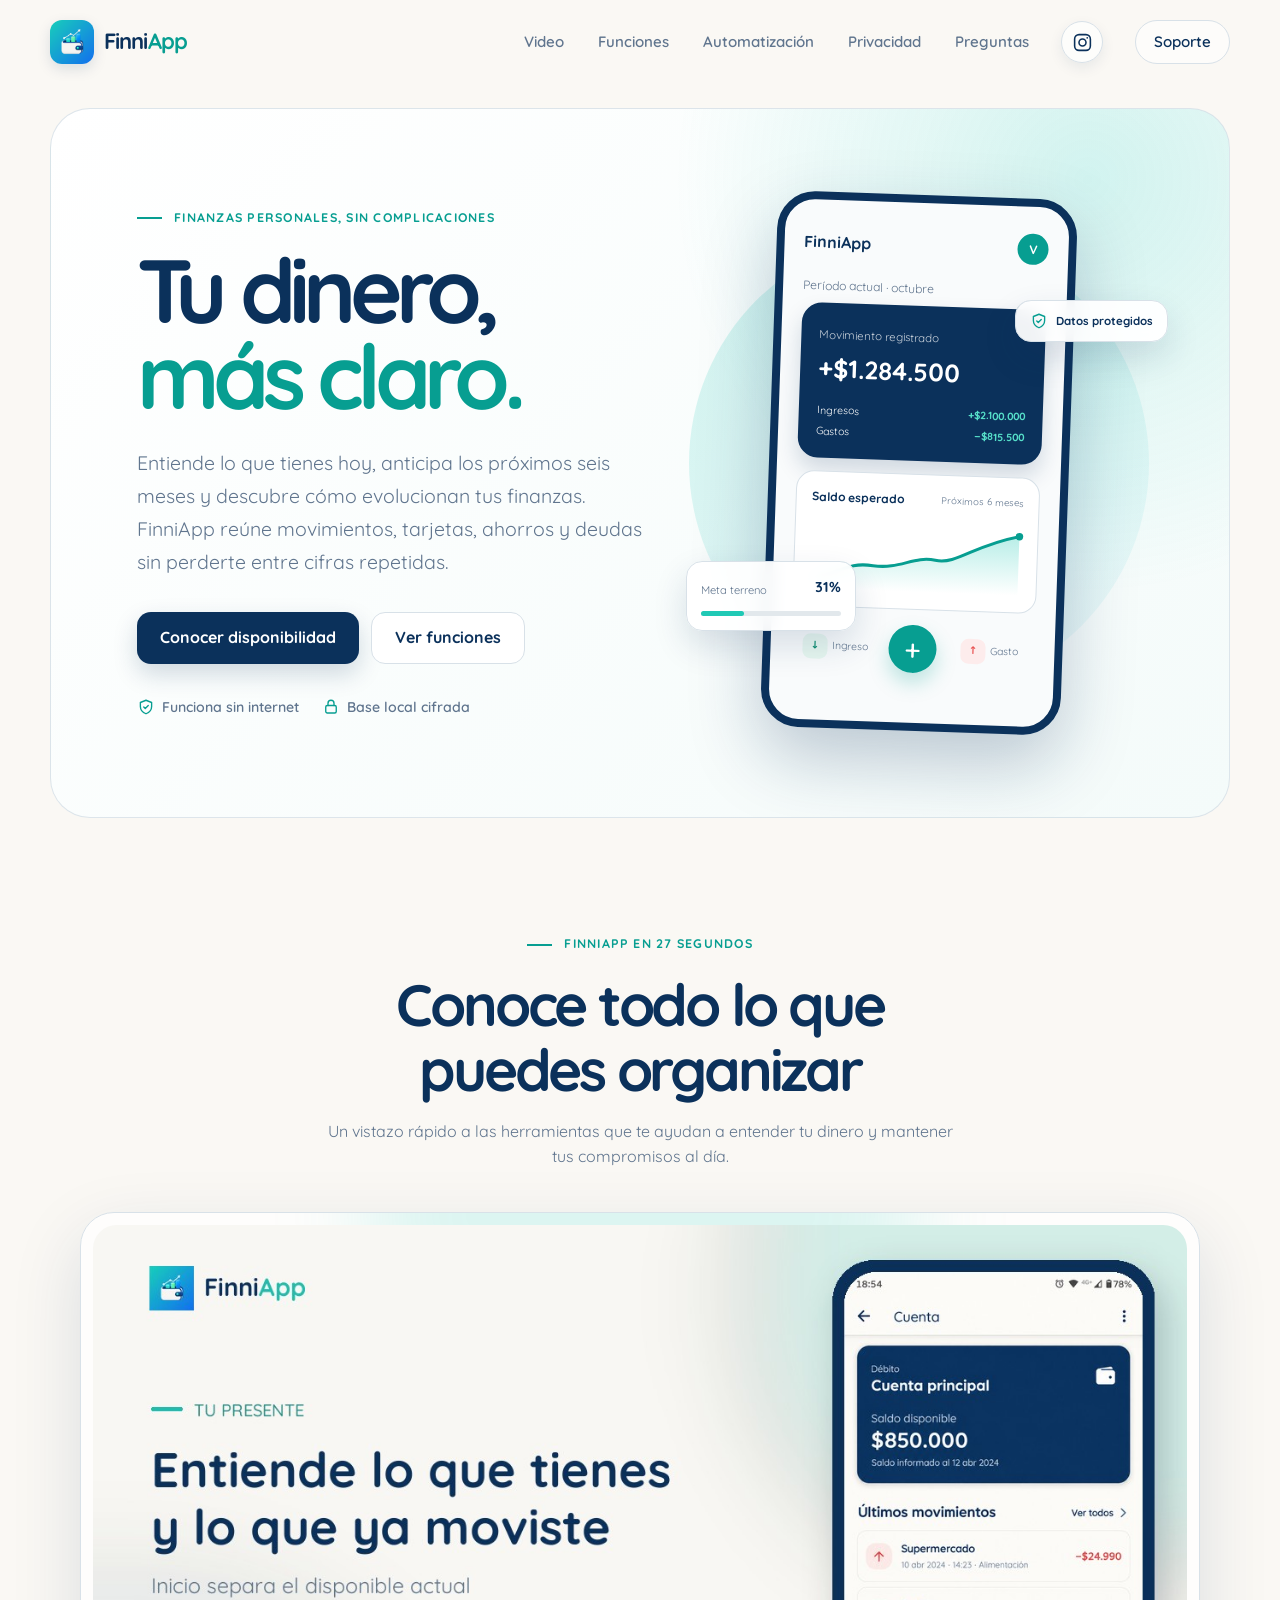
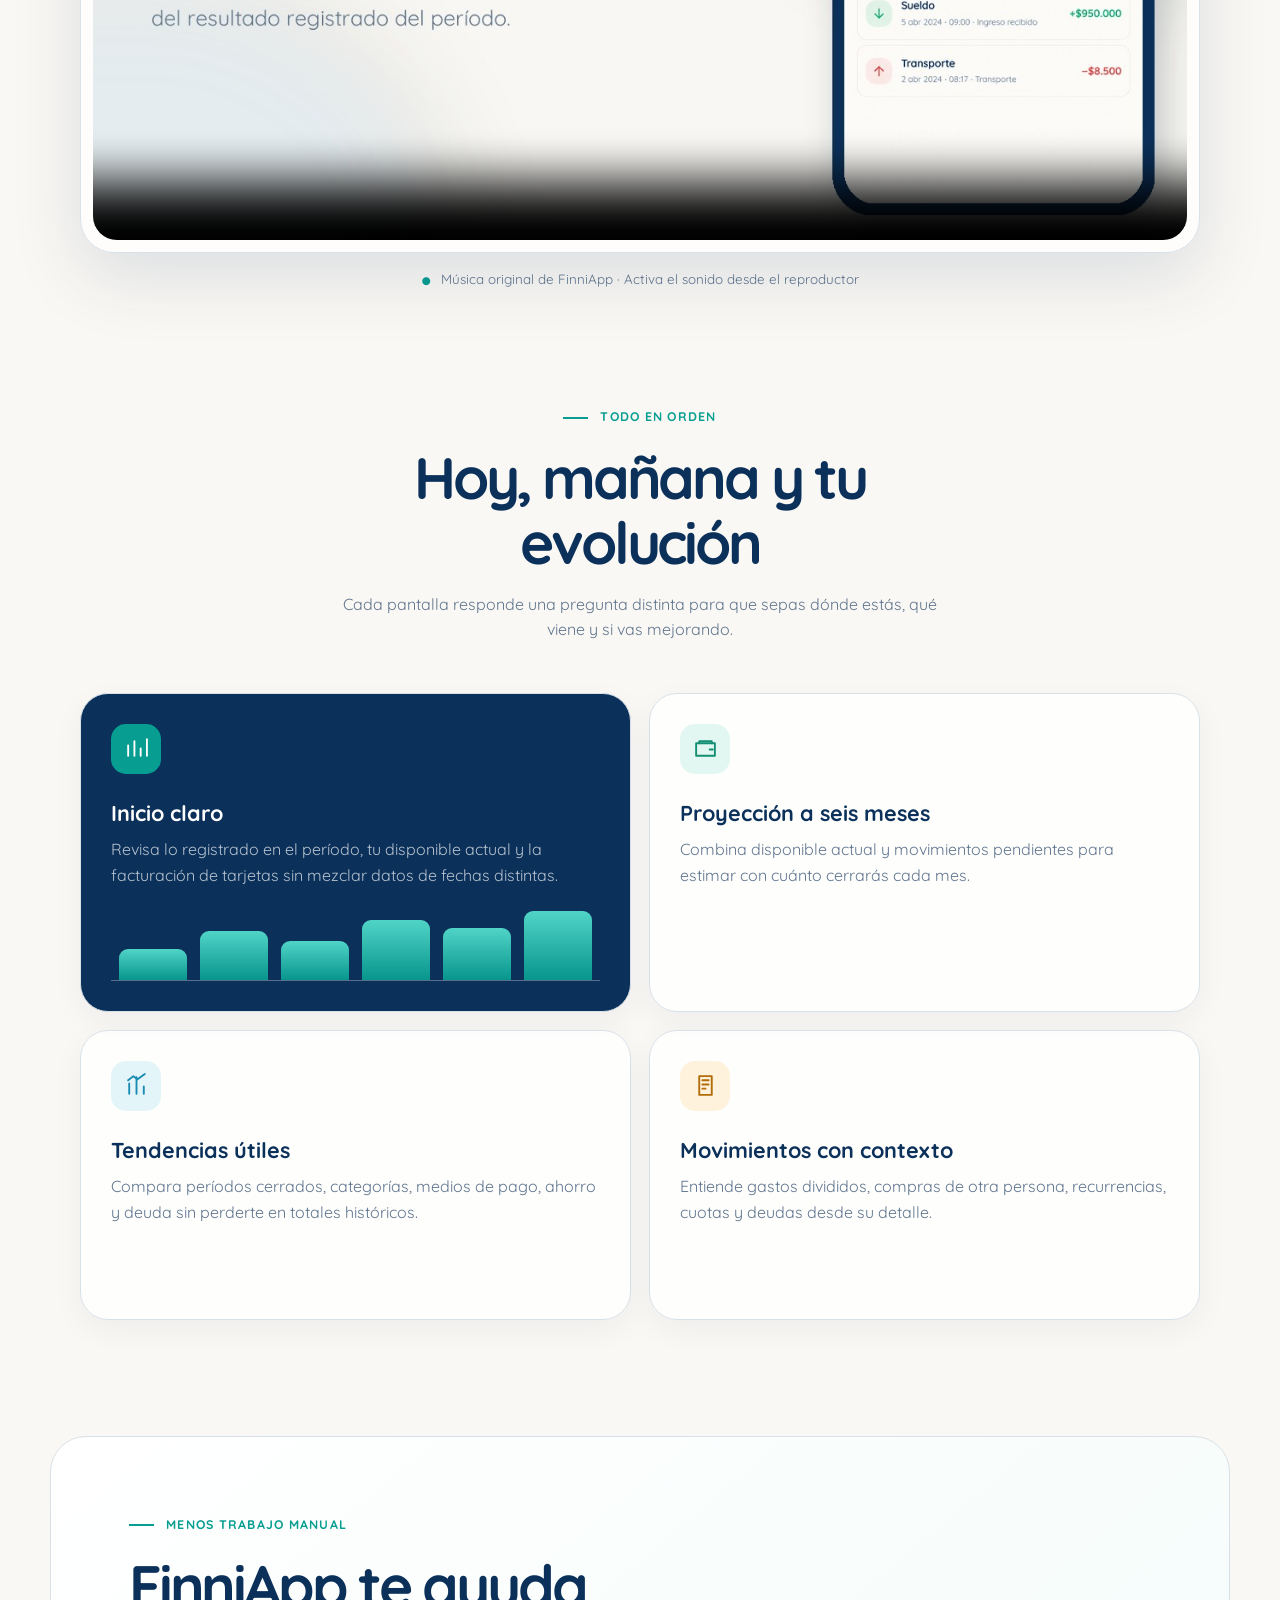
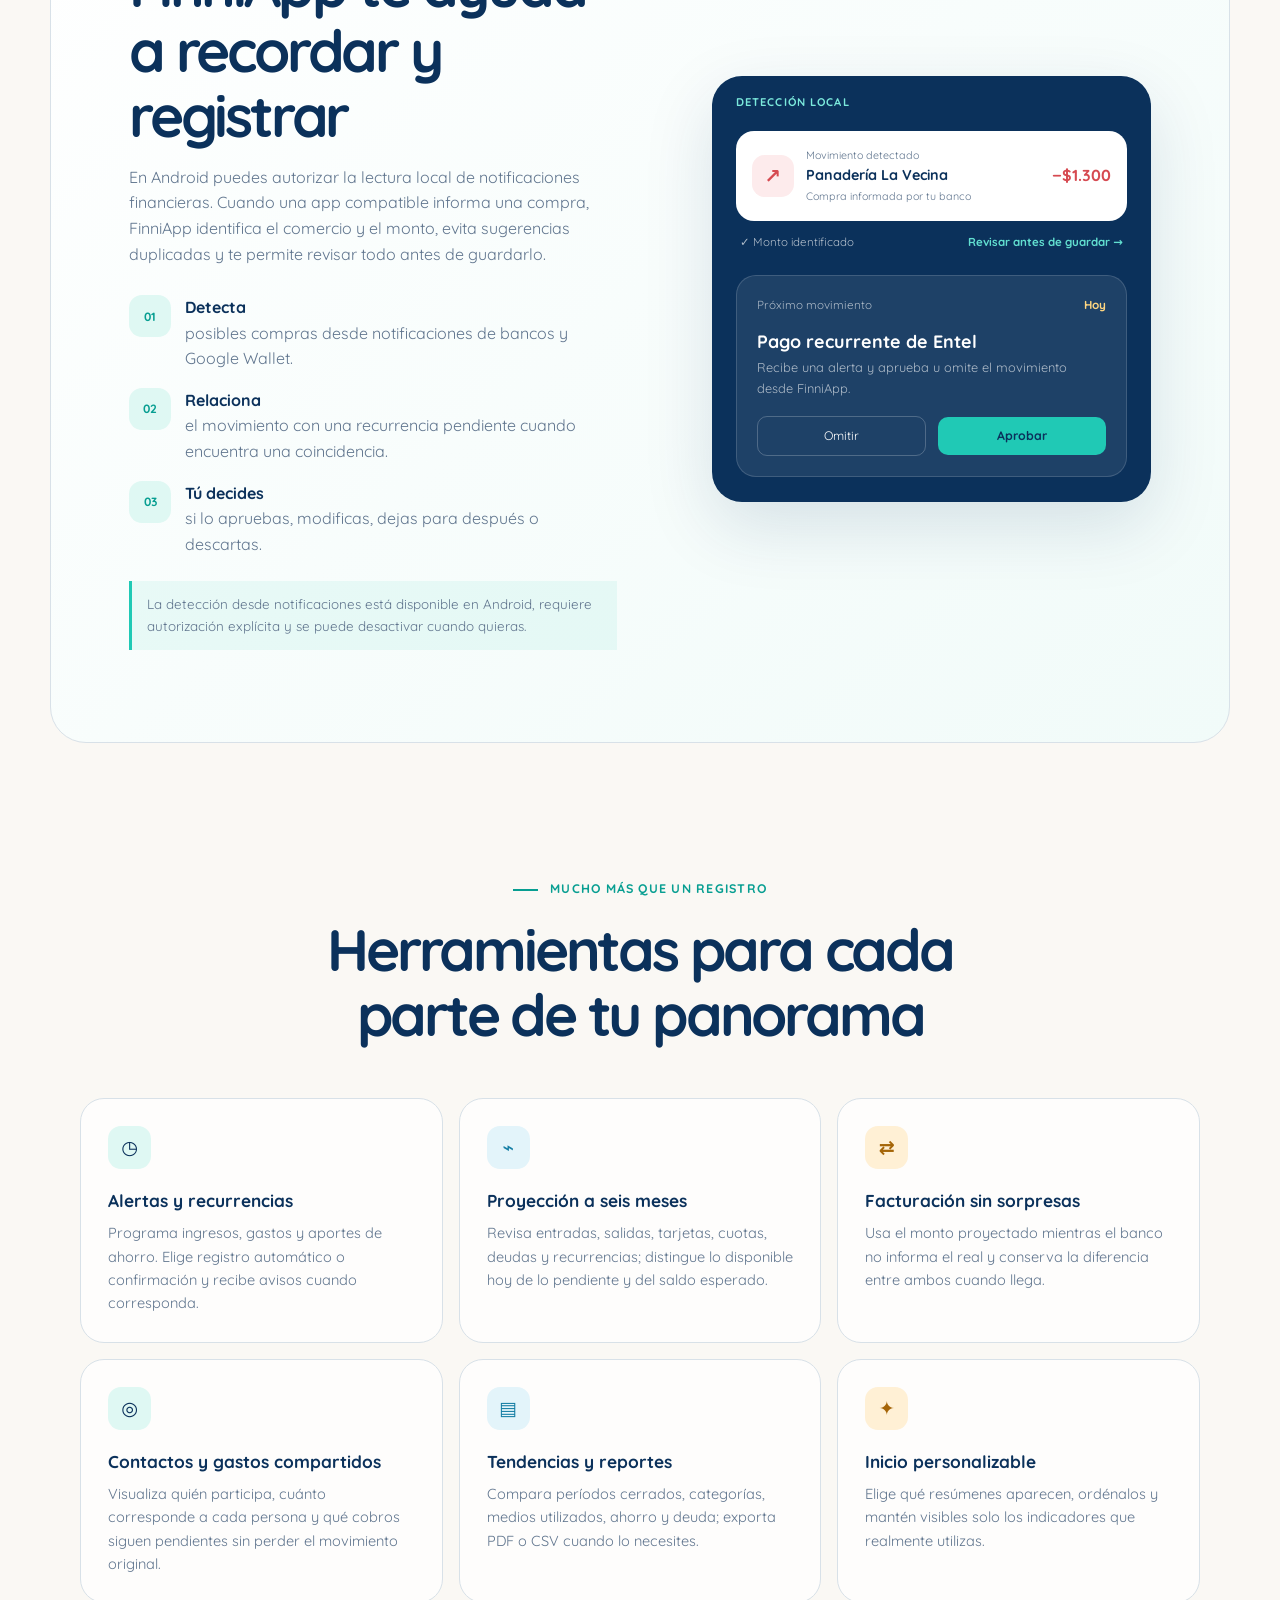
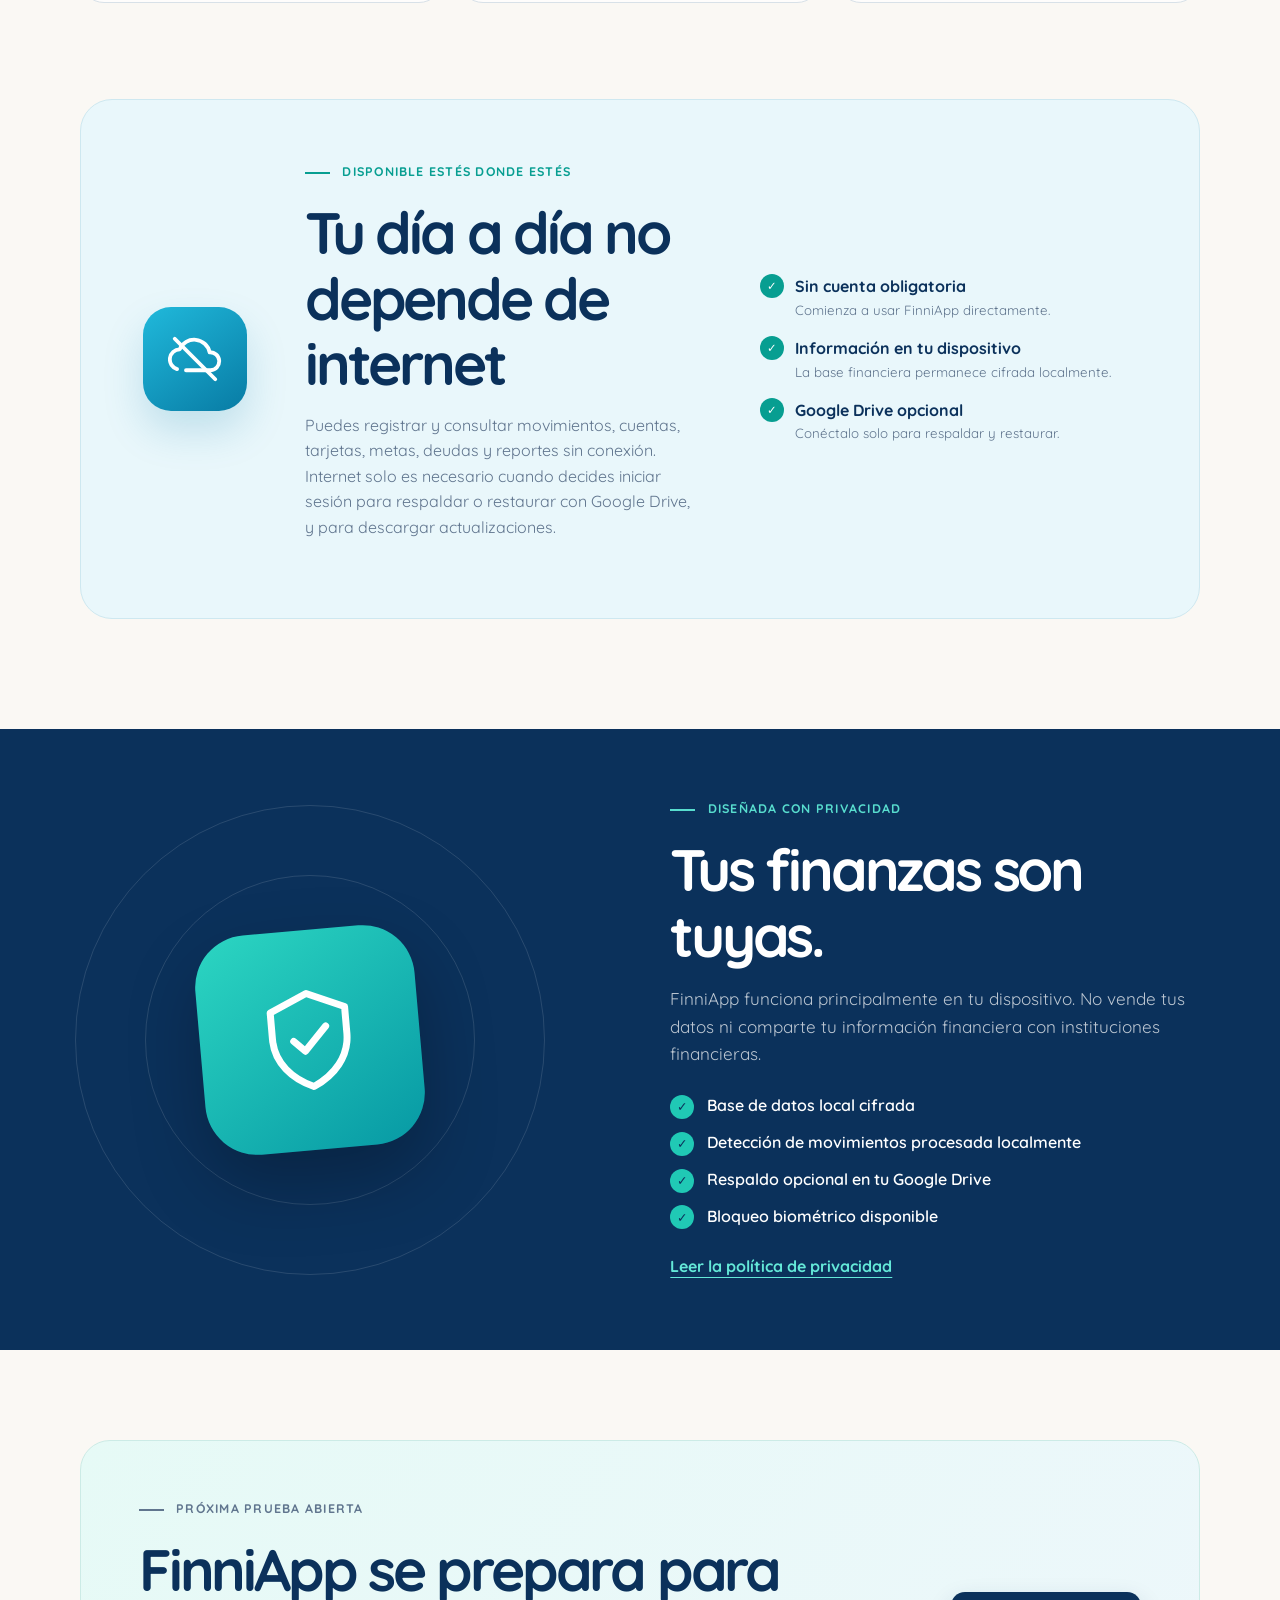
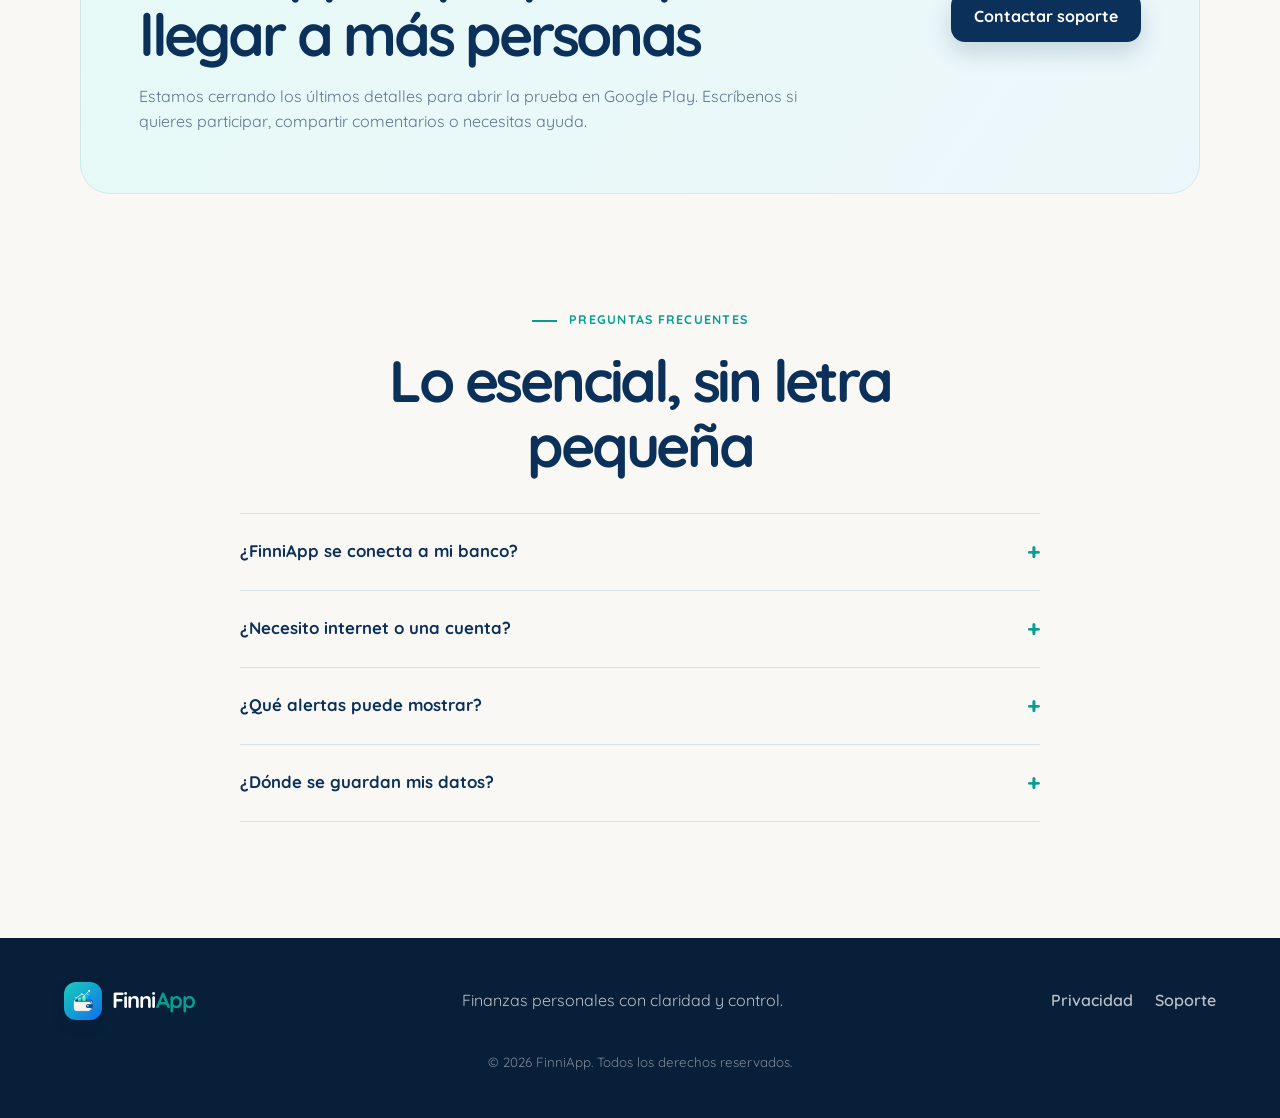
<file: index.html>
<!doctype html>
<html lang="es">
<head>
  <meta charset="utf-8">
  <meta name="viewport" content="width=device-width, initial-scale=1">
  <meta name="theme-color" content="#0B315B">
  <meta name="description" content="FinniApp organiza tu presente, proyecta los próximos seis meses y convierte tus movimientos, tarjetas, ahorros y deudas en decisiones claras.">
  <title>FinniApp · Tus finanzas, más claras</title>
  <link rel="preconnect" href="https://fonts.googleapis.com">
  <link rel="preconnect" href="https://fonts.gstatic.com" crossorigin>
  <link href="https://fonts.googleapis.com/css2?family=Quicksand:wght@400;500;600;700&display=swap" rel="stylesheet">
  <link rel="icon" type="image/png" href="assets/finniapp-icon.png">
  <link rel="stylesheet" href="styles.css">
</head>
<body>
  <header class="site-header">
    <a class="brand" href="#inicio" aria-label="FinniApp, volver al inicio">
      <img src="assets/finniapp-icon.png" alt="" width="44" height="44">
      <span>Finni<span>App</span></span>
    </a>
    <nav aria-label="Navegación principal">
      <a href="#conoce-finniapp">Video</a>
      <a href="#funciones">Funciones</a>
      <a href="#automatizacion">Automatización</a>
      <a href="#privacidad">Privacidad</a>
      <a href="#preguntas">Preguntas</a>
    </nav>
    <a class="header-social" href="https://www.instagram.com/finni_app/" target="_blank" rel="noopener noreferrer" aria-label="Instagram de FinniApp">
      <svg viewBox="0 0 24 24" aria-hidden="true">
        <rect x="3" y="3" width="18" height="18" rx="5"></rect>
        <circle cx="12" cy="12" r="4"></circle>
        <circle class="instagram-dot" cx="17.4" cy="6.7" r="1"></circle>
      </svg>
    </a>
    <a class="header-action" href="mailto:victorvargassandoval93@gmail.com">Soporte</a>
    <details class="mobile-menu">
      <summary aria-label="Abrir menú de navegación">
        <span></span><span></span><span></span>
      </summary>
      <div class="mobile-menu-panel">
        <a href="#conoce-finniapp">Video</a>
        <a href="#funciones">Funciones</a>
        <a href="#automatizacion">Automatización</a>
        <a href="#privacidad">Privacidad</a>
        <a href="#preguntas">Preguntas</a>
        <a href="mailto:victorvargassandoval93@gmail.com">Soporte</a>
      </div>
    </details>
  </header>

  <main>
    <section class="hero" id="inicio">
      <div class="hero-copy">
        <p class="eyebrow"><span></span> Finanzas personales, sin complicaciones</p>
        <h1>Tu dinero,<br><em>más claro.</em></h1>
        <p class="hero-lead">Entiende lo que tienes hoy, anticipa los próximos seis meses y descubre cómo evolucionan tus finanzas. FinniApp reúne movimientos, tarjetas, ahorros y deudas sin perderte entre cifras repetidas.</p>
        <div class="hero-actions">
          <a class="button button-primary" href="#disponibilidad">Conocer disponibilidad</a>
          <a class="button button-quiet" href="#funciones">Ver funciones</a>
        </div>
        <div class="trust-row" aria-label="Características destacadas">
          <span><svg viewBox="0 0 24 24" aria-hidden="true"><path d="M12 3 4.5 6v5.2c0 4.7 3.2 8 7.5 9.8 4.3-1.8 7.5-5.1 7.5-9.8V6L12 3Z"/><path d="m9 12 2 2 4-4"/></svg> Funciona sin internet</span>
          <span><svg viewBox="0 0 24 24" aria-hidden="true"><rect x="5" y="10" width="14" height="10" rx="2"/><path d="M8 10V7a4 4 0 0 1 8 0v3"/></svg> Base local cifrada</span>
        </div>
      </div>

      <div class="hero-visual" aria-label="Vista conceptual del resumen financiero de FinniApp">
        <div class="halo"></div>
        <div class="phone">
          <div class="phone-top"><span>FinniApp</span><span class="avatar">V</span></div>
          <p class="period">Período actual · octubre</p>
          <div class="balance-card">
            <span>Movimiento registrado</span>
            <strong>+$1.284.500</strong>
            <div class="balance-meta"><span>Ingresos</span><b>+$2.100.000</b></div>
            <div class="balance-meta"><span>Gastos</span><b>−$815.500</b></div>
          </div>
          <div class="chart-card">
            <div><strong>Saldo esperado</strong><span>Próximos 6 meses</span></div>
            <svg viewBox="0 0 280 100" role="img" aria-label="Gráfico con tendencia positiva">
              <defs><linearGradient id="area" x1="0" y1="0" x2="0" y2="1"><stop offset="0" stop-color="#20C9B5" stop-opacity=".32"/><stop offset="1" stop-color="#20C9B5" stop-opacity="0"/></linearGradient></defs>
              <path class="chart-area" d="M4 84 C42 77 48 61 84 65 S137 50 166 55 S216 33 276 20 V98 H4Z"/>
              <path class="chart-line" d="M4 84 C42 77 48 61 84 65 S137 50 166 55 S216 33 276 20"/>
              <circle cx="276" cy="20" r="5"/>
            </svg>
          </div>
          <div class="quick-row">
            <span><i class="income">↓</i>Ingreso</span>
            <button aria-label="Agregar movimiento">+</button>
            <span><i class="expense">↑</i>Gasto</span>
          </div>
        </div>
        <div class="floating-card floating-goal"><span>Meta terreno</span><strong>31%</strong><i><b></b></i></div>
        <div class="floating-card floating-safe"><svg viewBox="0 0 24 24" aria-hidden="true"><path d="M12 3 4.5 6v5.2c0 4.7 3.2 8 7.5 9.8 4.3-1.8 7.5-5.1 7.5-9.8V6L12 3Z"/><path d="m9 12 2 2 4-4"/></svg><span>Datos protegidos</span></div>
      </div>
    </section>

    <section class="video-section" id="conoce-finniapp" aria-labelledby="video-title">
      <div class="section-heading">
        <p class="eyebrow"><span></span> FinniApp en 27 segundos</p>
        <h2 id="video-title">Conoce todo lo que puedes organizar</h2>
        <p>Un vistazo rápido a las herramientas que te ayudan a entender tu dinero y mantener tus compromisos al día.</p>
      </div>
      <div class="video-frame">
        <video autoplay muted loop playsinline controls preload="metadata" poster="assets/finniapp-resumen-poster.jpg" aria-label="Video resumen de las principales funciones de FinniApp">
          <source src="assets/finniapp-resumen.mp4" type="video/mp4">
          Tu navegador no puede reproducir este video. Puedes <a href="assets/finniapp-resumen.mp4">descargar el resumen de FinniApp</a>.
        </video>
      </div>
      <p class="video-note"><span aria-hidden="true">●</span> Música original de FinniApp · Activa el sonido desde el reproductor</p>
    </section>

    <section class="feature-section" id="funciones">
      <div class="section-heading">
        <p class="eyebrow"><span></span> Todo en orden</p>
        <h2>Hoy, mañana y tu evolución</h2>
        <p>Cada pantalla responde una pregunta distinta para que sepas dónde estás, qué viene y si vas mejorando.</p>
      </div>
      <div class="feature-grid">
        <article class="feature featured">
          <div class="feature-icon"><svg viewBox="0 0 24 24" aria-hidden="true"><path d="M4 19V9M10 19V5M16 19v-7M22 19V3"/></svg></div>
          <h3>Inicio claro</h3>
          <p>Revisa lo registrado en el período, tu disponible actual y la facturación de tarjetas sin mezclar datos de fechas distintas.</p>
          <div class="mini-chart"><i style="height:42%"></i><i style="height:66%"></i><i style="height:53%"></i><i style="height:82%"></i><i style="height:70%"></i><i style="height:94%"></i></div>
        </article>
        <article class="feature">
          <div class="feature-icon mint"><svg viewBox="0 0 24 24" aria-hidden="true"><path d="M3 7h18v12H3zM16 13h3"/><path d="M6 7V5h12v2"/></svg></div>
          <h3>Proyección a seis meses</h3>
          <p>Combina disponible actual y movimientos pendientes para estimar con cuánto cerrarás cada mes.</p>
        </article>
        <article class="feature">
          <div class="feature-icon blue"><svg viewBox="0 0 24 24" aria-hidden="true"><path d="M5 20V10M12 20V4M19 20v-7"/><path d="m4 7 5-4 4 3 7-5"/></svg></div>
          <h3>Tendencias útiles</h3>
          <p>Compara períodos cerrados, categorías, medios de pago, ahorro y deuda sin perderte en totales históricos.</p>
        </article>
        <article class="feature">
          <div class="feature-icon amber"><svg viewBox="0 0 24 24" aria-hidden="true"><path d="M6 3h12v18H6zM9 7h6M9 11h6M9 15h3"/></svg></div>
          <h3>Movimientos con contexto</h3>
          <p>Entiende gastos divididos, compras de otra persona, recurrencias, cuotas y deudas desde su detalle.</p>
        </article>
      </div>
    </section>

    <section class="automation-section" id="automatizacion">
      <div class="automation-copy">
        <p class="eyebrow"><span></span> Menos trabajo manual</p>
        <h2>FinniApp te ayuda a recordar y registrar</h2>
        <p>En Android puedes autorizar la lectura local de notificaciones financieras. Cuando una app compatible informa una compra, FinniApp identifica el comercio y el monto, evita sugerencias duplicadas y te permite revisar todo antes de guardarlo.</p>
        <div class="automation-points">
          <div><b>01</b><span><strong>Detecta</strong> posibles compras desde notificaciones de bancos y Google Wallet.</span></div>
          <div><b>02</b><span><strong>Relaciona</strong> el movimiento con una recurrencia pendiente cuando encuentra una coincidencia.</span></div>
          <div><b>03</b><span><strong>Tú decides</strong> si lo apruebas, modificas, dejas para después o descartas.</span></div>
        </div>
        <p class="platform-note">La detección desde notificaciones está disponible en Android, requiere autorización explícita y se puede desactivar cuando quieras.</p>
      </div>
      <div class="automation-demo" aria-label="Ejemplo conceptual de detección de un movimiento y una alerta recurrente">
        <div class="demo-label">Detección local</div>
        <article class="notification-card">
          <div class="notification-icon">↗</div>
          <div><span>Movimiento detectado</span><strong>Panadería La Vecina</strong><small>Compra informada por tu banco</small></div>
          <b>−$1.300</b>
        </article>
        <div class="review-row"><span>✓ Monto identificado</span><span>Revisar antes de guardar →</span></div>
        <article class="reminder-card">
          <div class="reminder-top"><span>Próximo movimiento</span><b>Hoy</b></div>
          <h3>Pago recurrente de Entel</h3>
          <p>Recibe una alerta y aprueba u omite el movimiento desde FinniApp.</p>
          <div><span>Omitir</span><strong>Aprobar</strong></div>
        </article>
      </div>
    </section>

    <section class="capabilities-section" aria-labelledby="mas-funciones">
      <div class="section-heading">
        <p class="eyebrow"><span></span> Mucho más que un registro</p>
        <h2 id="mas-funciones">Herramientas para cada parte de tu panorama</h2>
      </div>
      <div class="capability-grid">
        <article><span>◷</span><h3>Alertas y recurrencias</h3><p>Programa ingresos, gastos y aportes de ahorro. Elige registro automático o confirmación y recibe avisos cuando corresponda.</p></article>
        <article><span>⌁</span><h3>Proyección a seis meses</h3><p>Revisa entradas, salidas, tarjetas, cuotas, deudas y recurrencias; distingue lo disponible hoy de lo pendiente y del saldo esperado.</p></article>
        <article><span>⇄</span><h3>Facturación sin sorpresas</h3><p>Usa el monto proyectado mientras el banco no informa el real y conserva la diferencia entre ambos cuando llega.</p></article>
        <article><span>◎</span><h3>Contactos y gastos compartidos</h3><p>Visualiza quién participa, cuánto corresponde a cada persona y qué cobros siguen pendientes sin perder el movimiento original.</p></article>
        <article><span>▤</span><h3>Tendencias y reportes</h3><p>Compara períodos cerrados, categorías, medios utilizados, ahorro y deuda; exporta PDF o CSV cuando lo necesites.</p></article>
        <article><span>✦</span><h3>Inicio personalizable</h3><p>Elige qué resúmenes aparecen, ordénalos y mantén visibles solo los indicadores que realmente utilizas.</p></article>
      </div>
    </section>

    <section class="offline-section">
      <div class="offline-badge" aria-hidden="true">
        <svg viewBox="0 0 24 24"><path d="M4 16.5A4.5 4.5 0 0 1 5.2 7.7 7 7 0 0 1 18.5 9 4 4 0 0 1 19 17H8"/><path d="m3 3 18 18"/></svg>
      </div>
      <div>
        <p class="eyebrow"><span></span> Disponible estés donde estés</p>
        <h2>Tu día a día no depende de internet</h2>
        <p>Puedes registrar y consultar movimientos, cuentas, tarjetas, metas, deudas y reportes sin conexión. Internet solo es necesario cuando decides iniciar sesión para respaldar o restaurar con Google Drive, y para descargar actualizaciones.</p>
      </div>
      <ul>
        <li><span>✓</span><div><strong>Sin cuenta obligatoria</strong><small>Comienza a usar FinniApp directamente.</small></div></li>
        <li><span>✓</span><div><strong>Información en tu dispositivo</strong><small>La base financiera permanece cifrada localmente.</small></div></li>
        <li><span>✓</span><div><strong>Google Drive opcional</strong><small>Conéctalo solo para respaldar y restaurar.</small></div></li>
      </ul>
    </section>

    <section class="privacy-section" id="privacidad">
      <div class="privacy-art" aria-hidden="true">
        <div class="shield"><svg viewBox="0 0 24 24"><path d="M12 2 4 5.5v5.7c0 5.1 3.5 8.8 8 10.8 4.5-2 8-5.7 8-10.8V5.5L12 2Z"/><path d="m8.5 12 2.3 2.3 4.8-5"/></svg></div>
        <span class="orbit orbit-one"></span><span class="orbit orbit-two"></span>
      </div>
      <div class="privacy-copy">
        <p class="eyebrow light"><span></span> Diseñada con privacidad</p>
        <h2>Tus finanzas son tuyas.</h2>
        <p>FinniApp funciona principalmente en tu dispositivo. No vende tus datos ni comparte tu información financiera con instituciones financieras.</p>
        <ul>
          <li><span>✓</span> Base de datos local cifrada</li>
          <li><span>✓</span> Detección de movimientos procesada localmente</li>
          <li><span>✓</span> Respaldo opcional en tu Google Drive</li>
          <li><span>✓</span> Bloqueo biométrico disponible</li>
        </ul>
        <a href="privacy.html">Leer la política de privacidad</a>
      </div>
    </section>

    <section class="availability" id="disponibilidad">
      <div>
        <p class="eyebrow"><span></span> Próxima prueba abierta</p>
        <h2>FinniApp se prepara para llegar a más personas</h2>
        <p>Estamos cerrando los últimos detalles para abrir la prueba en Google Play. Escríbenos si quieres participar, compartir comentarios o necesitas ayuda.</p>
      </div>
      <a class="button button-primary" href="mailto:victorvargassandoval93@gmail.com?subject=Consulta%20sobre%20FinniApp">Contactar soporte</a>
    </section>

    <section class="faq-section" id="preguntas">
      <div class="section-heading compact">
        <p class="eyebrow"><span></span> Preguntas frecuentes</p>
        <h2>Lo esencial, sin letra pequeña</h2>
      </div>
      <div class="faq-list">
        <details><summary>¿FinniApp se conecta a mi banco?<span>+</span></summary><p>No. FinniApp no solicita claves bancarias ni se conecta a tus cuentas. En Android puedes autorizarla para detectar localmente compras informadas por notificaciones de aplicaciones compatibles; siempre puedes revisar la sugerencia antes de guardarla.</p></details>
        <details><summary>¿Necesito internet o una cuenta?<span>+</span></summary><p>No para el uso cotidiano. Puedes registrar y consultar tus finanzas sin conexión ni cuenta. Internet e inicio de sesión se usan cuando eliges respaldar o restaurar con Google Drive; también necesitarás conexión para descargar actualizaciones.</p></details>
        <details><summary>¿Qué alertas puede mostrar?<span>+</span></summary><p>FinniApp puede recordarte recurrencias pendientes, vencimientos de tarjetas y movimientos próximos. Los avisos se programan en tu dispositivo y puedes activarlos o desactivarlos.</p></details>
        <details><summary>¿Dónde se guardan mis datos?<span>+</span></summary><p>Principalmente en una base de datos cifrada dentro de tu dispositivo. Si activas respaldos, se guardan en el espacio privado de FinniApp en tu Google Drive.</p></details>
      </div>
    </section>
  </main>

  <footer>
    <a class="brand footer-brand" href="#inicio"><img src="assets/finniapp-icon.png" alt="" width="38" height="38"><span>Finni<span>App</span></span></a>
    <p>Finanzas personales con claridad y control.</p>
    <div><a href="privacy.html">Privacidad</a><a href="mailto:victorvargassandoval93@gmail.com">Soporte</a></div>
    <small>© 2026 FinniApp. Todos los derechos reservados.</small>
  </footer>
  <script>
    document.querySelectorAll('.mobile-menu a').forEach((link) => {
      link.addEventListener('click', () => link.closest('details').removeAttribute('open'));
    });
  </script>
</body>
</html>
</file>
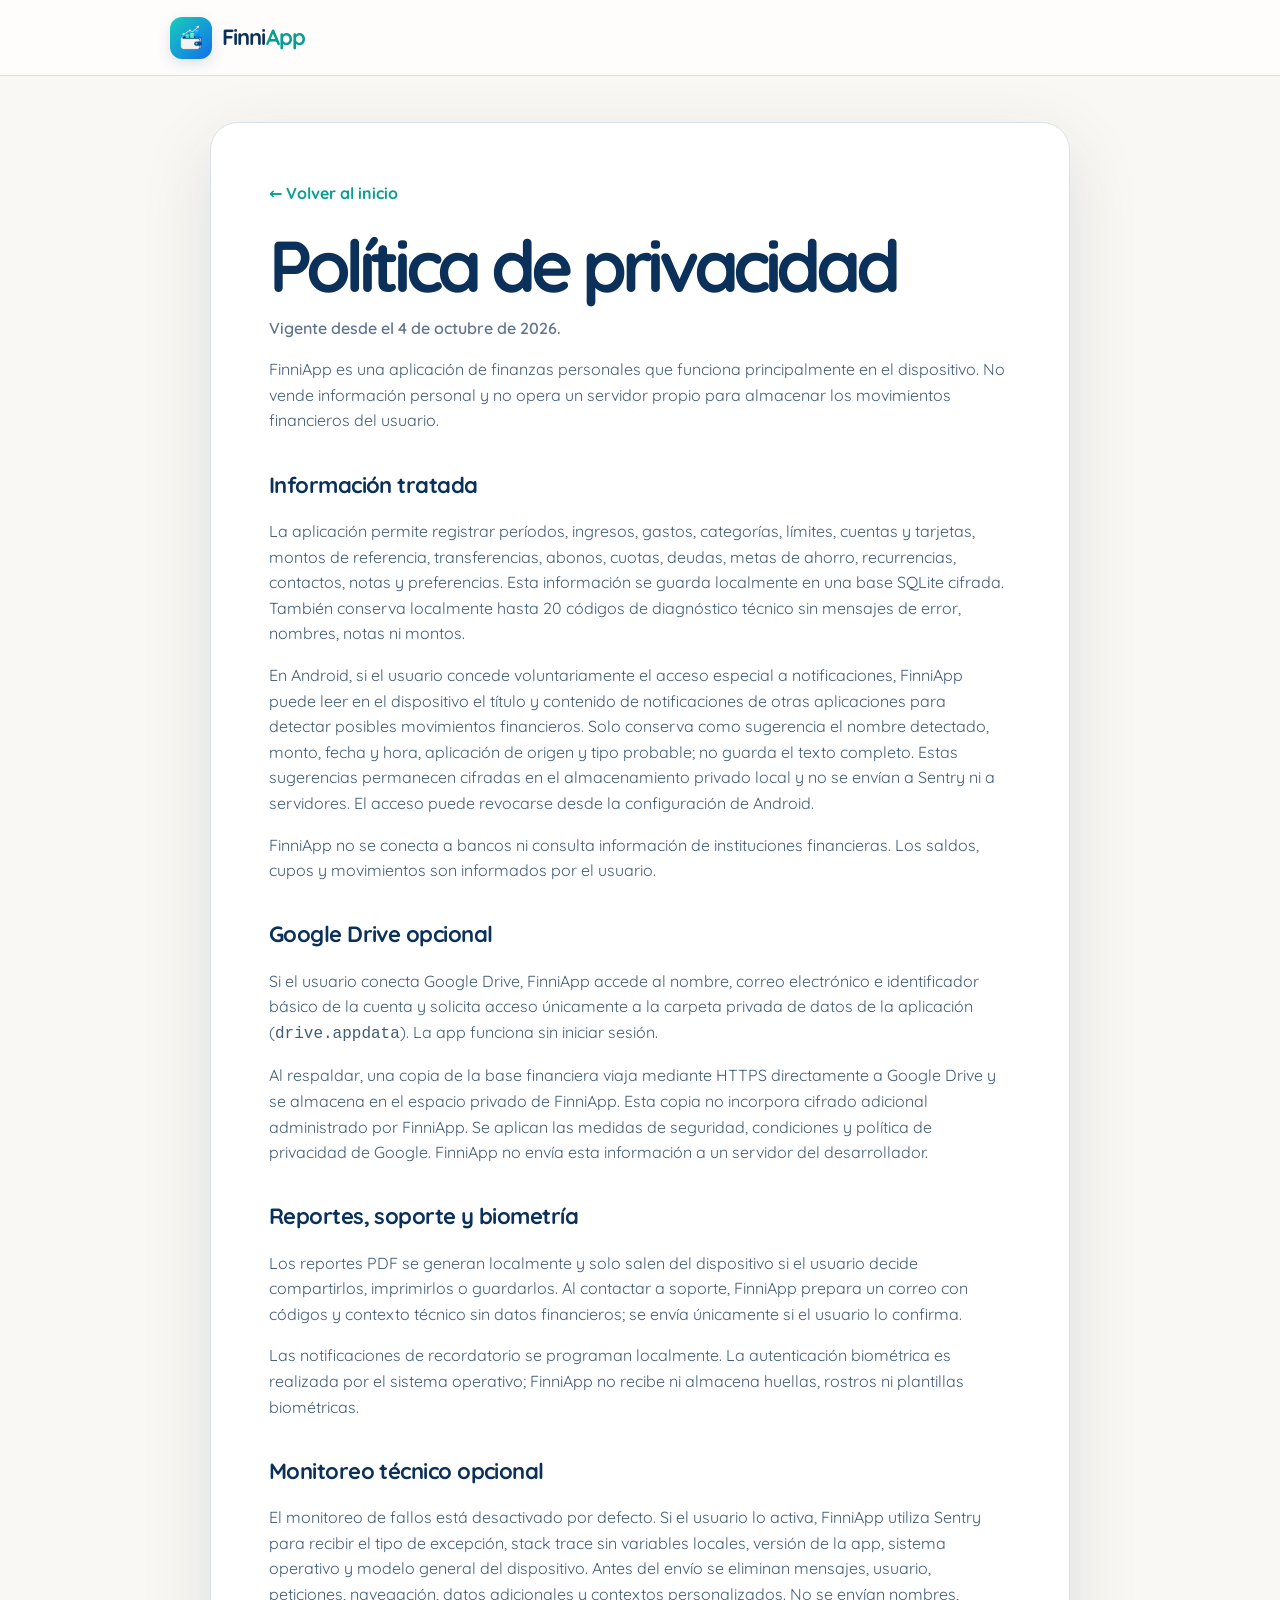
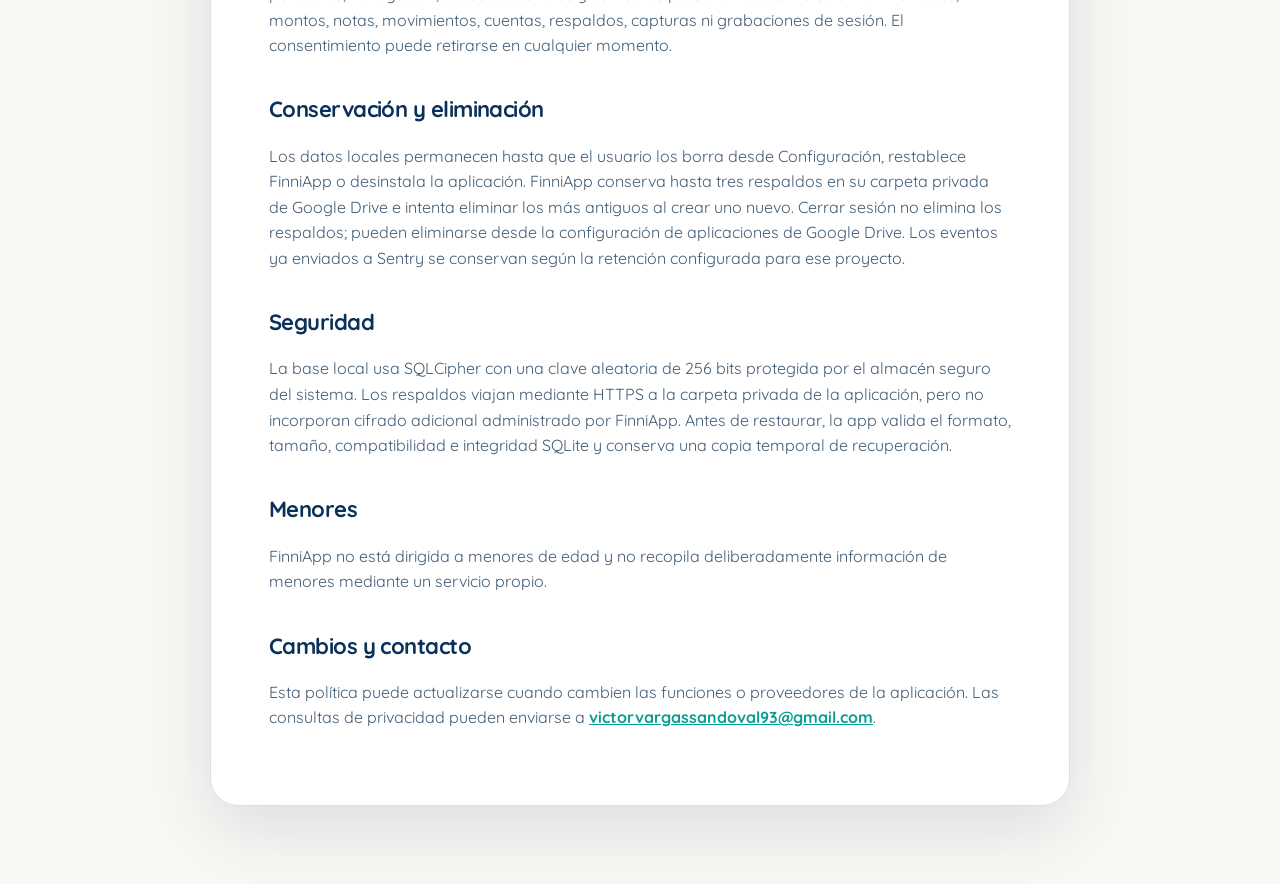
<file: privacy.html>
<!doctype html>
<html lang="es">
<head>
  <meta charset="utf-8">
  <meta name="viewport" content="width=device-width, initial-scale=1">
  <meta name="theme-color" content="#0B315B">
  <meta name="description" content="Política de privacidad de FinniApp.">
  <title>Política de privacidad · FinniApp</title>
  <link rel="preconnect" href="https://fonts.googleapis.com">
  <link rel="preconnect" href="https://fonts.gstatic.com" crossorigin>
  <link href="https://fonts.googleapis.com/css2?family=Quicksand:wght@400;500;600;700&display=swap" rel="stylesheet">
  <link rel="icon" type="image/png" href="assets/finniapp-icon.png">
  <link rel="stylesheet" href="styles.css">
  <style>
    .legal-header { min-height: 76px; padding: 0 24px; display: flex; align-items: center; border-bottom: 1px solid var(--border); background: rgba(255,255,255,.78); }
    .legal-header .brand { width: min(940px, 100%); margin: 0 auto; }
    .legal { width: min(860px, calc(100% - 32px)); margin: 46px auto 80px; padding: clamp(28px, 6vw, 58px); border: 1px solid var(--border); border-radius: 28px; background: white; box-shadow: var(--shadow); }
    .legal h1 { font-size: clamp(2.3rem, 7vw, 4.5rem); }
    .legal h2 { margin: 2.1rem 0 .65rem; font-size: 1.38rem; letter-spacing: -.025em; }
    .legal p { color: #405c76; }
    .legal .updated { color: var(--blue-gray); font-weight: 600; }
    .legal a { color: var(--turquoise-dark); font-weight: 700; }
    .back { display: inline-block; margin-bottom: 24px; color: var(--turquoise-dark); text-decoration: none; font-weight: 700; }
  </style>
</head>
<body>
  <header class="legal-header"><a class="brand" href="index.html"><img src="assets/finniapp-icon.png" alt="" width="42" height="42"><span>Finni<span>App</span></span></a></header>
  <main class="legal">
    <a class="back" href="index.html">← Volver al inicio</a>
    <h1>Política de privacidad</h1>
    <p class="updated">Vigente desde el 4 de octubre de 2026.</p>
    <p>FinniApp es una aplicación de finanzas personales que funciona principalmente en el dispositivo. No vende información personal y no opera un servidor propio para almacenar los movimientos financieros del usuario.</p>

    <h2>Información tratada</h2>
    <p>La aplicación permite registrar períodos, ingresos, gastos, categorías, límites, cuentas y tarjetas, montos de referencia, transferencias, abonos, cuotas, deudas, metas de ahorro, recurrencias, contactos, notas y preferencias. Esta información se guarda localmente en una base SQLite cifrada. También conserva localmente hasta 20 códigos de diagnóstico técnico sin mensajes de error, nombres, notas ni montos.</p>
    <p>En Android, si el usuario concede voluntariamente el acceso especial a notificaciones, FinniApp puede leer en el dispositivo el título y contenido de notificaciones de otras aplicaciones para detectar posibles movimientos financieros. Solo conserva como sugerencia el nombre detectado, monto, fecha y hora, aplicación de origen y tipo probable; no guarda el texto completo. Estas sugerencias permanecen cifradas en el almacenamiento privado local y no se envían a Sentry ni a servidores. El acceso puede revocarse desde la configuración de Android.</p>
    <p>FinniApp no se conecta a bancos ni consulta información de instituciones financieras. Los saldos, cupos y movimientos son informados por el usuario.</p>

    <h2>Google Drive opcional</h2>
    <p>Si el usuario conecta Google Drive, FinniApp accede al nombre, correo electrónico e identificador básico de la cuenta y solicita acceso únicamente a la carpeta privada de datos de la aplicación (<code>drive.appdata</code>). La app funciona sin iniciar sesión.</p>
    <p>Al respaldar, una copia de la base financiera viaja mediante HTTPS directamente a Google Drive y se almacena en el espacio privado de FinniApp. Esta copia no incorpora cifrado adicional administrado por FinniApp. Se aplican las medidas de seguridad, condiciones y política de privacidad de Google. FinniApp no envía esta información a un servidor del desarrollador.</p>

    <h2>Reportes, soporte y biometría</h2>
    <p>Los reportes PDF se generan localmente y solo salen del dispositivo si el usuario decide compartirlos, imprimirlos o guardarlos. Al contactar a soporte, FinniApp prepara un correo con códigos y contexto técnico sin datos financieros; se envía únicamente si el usuario lo confirma.</p>
    <p>Las notificaciones de recordatorio se programan localmente. La autenticación biométrica es realizada por el sistema operativo; FinniApp no recibe ni almacena huellas, rostros ni plantillas biométricas.</p>

    <h2>Monitoreo técnico opcional</h2>
    <p>El monitoreo de fallos está desactivado por defecto. Si el usuario lo activa, FinniApp utiliza Sentry para recibir el tipo de excepción, stack trace sin variables locales, versión de la app, sistema operativo y modelo general del dispositivo. Antes del envío se eliminan mensajes, usuario, peticiones, navegación, datos adicionales y contextos personalizados. No se envían nombres, montos, notas, movimientos, cuentas, respaldos, capturas ni grabaciones de sesión. El consentimiento puede retirarse en cualquier momento.</p>

    <h2>Conservación y eliminación</h2>
    <p>Los datos locales permanecen hasta que el usuario los borra desde Configuración, restablece FinniApp o desinstala la aplicación. FinniApp conserva hasta tres respaldos en su carpeta privada de Google Drive e intenta eliminar los más antiguos al crear uno nuevo. Cerrar sesión no elimina los respaldos; pueden eliminarse desde la configuración de aplicaciones de Google Drive. Los eventos ya enviados a Sentry se conservan según la retención configurada para ese proyecto.</p>

    <h2>Seguridad</h2>
    <p>La base local usa SQLCipher con una clave aleatoria de 256 bits protegida por el almacén seguro del sistema. Los respaldos viajan mediante HTTPS a la carpeta privada de la aplicación, pero no incorporan cifrado adicional administrado por FinniApp. Antes de restaurar, la app valida el formato, tamaño, compatibilidad e integridad SQLite y conserva una copia temporal de recuperación.</p>

    <h2>Menores</h2>
    <p>FinniApp no está dirigida a menores de edad y no recopila deliberadamente información de menores mediante un servicio propio.</p>

    <h2>Cambios y contacto</h2>
    <p>Esta política puede actualizarse cuando cambien las funciones o proveedores de la aplicación. Las consultas de privacidad pueden enviarse a <a href="mailto:victorvargassandoval93@gmail.com">victorvargassandoval93@gmail.com</a>.</p>
  </main>
</body>
</html>
</file>
<file: styles.css>
:root {
  --navy: #0b315b;
  --navy-2: #174a73;
  --turquoise: #20c9b5;
  --turquoise-dark: #079e91;
  --chart-blue: #20b9db;
  --warm-white: #faf8f4;
  --blue-gray: #60758e;
  --border: #d8e1e8;
  --surface: #ffffff;
  --shadow: 0 24px 70px rgba(11, 49, 91, .13);
  --radius: 28px;
}

* { box-sizing: border-box; }
html { scroll-behavior: smooth; }
body {
  margin: 0;
  color: var(--navy);
  background: var(--warm-white);
  font-family: "Quicksand", system-ui, sans-serif;
  font-size: 16px;
  line-height: 1.6;
  -webkit-font-smoothing: antialiased;
}
a { color: inherit; }
.site-header {
  width: min(1180px, calc(100% - 40px));
  min-height: 84px;
  margin: 0 auto;
  display: flex;
  align-items: center;
  justify-content: space-between;
  gap: 32px;
}
.brand { display: inline-flex; align-items: center; gap: 10px; text-decoration: none; font-size: 1.38rem; font-weight: 700; letter-spacing: -.04em; }
.brand img { border-radius: 12px; box-shadow: 0 5px 14px rgba(11,49,91,.13); }
.brand span span { color: var(--turquoise-dark); }
nav { display: flex; align-items: center; gap: 34px; margin-left: auto; }
nav a, .header-action { text-decoration: none; font-weight: 600; font-size: .94rem; }
nav a { color: var(--blue-gray); }
nav a:hover { color: var(--navy); }
.header-social {
  width: 42px;
  height: 42px;
  flex: 0 0 auto;
  display: grid;
  place-items: center;
  color: var(--navy);
  border: 1px solid var(--border);
  border-radius: 50%;
  background: rgba(255,255,255,.7);
  box-shadow: 0 5px 14px rgba(11,49,91,.08);
  transition: color .2s, border-color .2s, background .2s, transform .2s;
}
.header-social svg { width: 21px; height: 21px; fill: none; stroke: currentColor; stroke-width: 1.8; }
.header-social .instagram-dot { fill: currentColor; stroke: none; }
.header-social:hover, .header-social:focus-visible { color: white; border-color: var(--turquoise-dark); background: var(--turquoise-dark); transform: translateY(-1px); }
.header-action { border: 1px solid var(--border); border-radius: 999px; padding: 9px 18px; background: rgba(255,255,255,.6); }
.mobile-menu { display: none; position: relative; border: 0; }
.mobile-menu summary {
  width: 44px;
  min-height: 44px;
  padding: 11px;
  display: grid;
  align-content: center;
  gap: 5px;
  border: 1px solid var(--border);
  border-radius: 50%;
  background: white;
  box-shadow: 0 5px 14px rgba(11,49,91,.08);
}
.mobile-menu summary span { width: 20px; height: 2px; display: block; border-radius: 2px; background: var(--navy); transition: transform .2s, opacity .2s; }
.mobile-menu[open] summary span:first-child { transform: translateY(7px) rotate(45deg); }
.mobile-menu[open] summary span:nth-child(2) { opacity: 0; }
.mobile-menu[open] summary span:last-child { transform: translateY(-7px) rotate(-45deg); }
.mobile-menu-panel {
  position: absolute;
  z-index: 20;
  top: calc(100% + 10px);
  right: 0;
  width: min(270px, calc(100vw - 28px));
  padding: 10px;
  display: grid;
  border: 1px solid var(--border);
  border-radius: 18px;
  background: white;
  box-shadow: 0 18px 45px rgba(11,49,91,.18);
}
.mobile-menu-panel a { padding: 11px 14px; border-radius: 10px; color: var(--navy); text-decoration: none; font-weight: 600; }
.mobile-menu-panel a:hover, .mobile-menu-panel a:focus-visible { background: #edf8f6; }

.hero {
  width: min(1180px, calc(100% - 40px));
  min-height: 650px;
  margin: 24px auto 0;
  padding: clamp(48px, 7vw, 86px);
  border-radius: 40px;
  background:
    radial-gradient(circle at 88% 10%, rgba(32,201,181,.18), transparent 34%),
    linear-gradient(135deg, #fff 0%, #f4fbfa 100%);
  border: 1px solid rgba(216,225,232,.85);
  display: grid;
  grid-template-columns: 1fr .88fr;
  align-items: center;
  gap: 50px;
  overflow: hidden;
}
.eyebrow { margin: 0 0 18px; color: var(--turquoise-dark); text-transform: uppercase; letter-spacing: .1em; font-size: .78rem; font-weight: 700; }
.eyebrow span { display: inline-block; width: 25px; height: 2px; background: currentColor; vertical-align: middle; margin-right: 8px; }
h1 { margin: 0; font-size: clamp(3.5rem, 7vw, 6.25rem); line-height: .96; letter-spacing: -.075em; }
h1 em { color: var(--turquoise-dark); font-style: normal; }
.hero-lead { max-width: 570px; margin: 28px 0 0; color: var(--blue-gray); font-size: clamp(1.05rem, 2vw, 1.22rem); line-height: 1.7; }
.hero-actions { display: flex; flex-wrap: wrap; gap: 12px; margin-top: 34px; }
.button { min-height: 50px; display: inline-flex; align-items: center; justify-content: center; padding: 12px 23px; border-radius: 14px; text-decoration: none; font-weight: 700; transition: transform .2s ease, box-shadow .2s ease, background .2s ease; }
.button:hover { transform: translateY(-2px); }
.button-primary { color: white; background: var(--navy); box-shadow: 0 10px 24px rgba(11,49,91,.18); }
.button-primary:hover { background: #124677; }
.button-quiet { color: var(--navy); border: 1px solid var(--border); background: white; }
.trust-row { display: flex; flex-wrap: wrap; gap: 23px; margin-top: 32px; color: var(--blue-gray); font-size: .88rem; font-weight: 600; }
.trust-row span { display: flex; align-items: center; gap: 7px; }
.trust-row svg, .floating-safe svg { width: 18px; fill: none; stroke: var(--turquoise-dark); stroke-width: 1.8; stroke-linecap: round; stroke-linejoin: round; }

.hero-visual { min-height: 510px; position: relative; display: grid; place-items: center; }
.halo { position: absolute; width: 460px; height: 460px; border-radius: 50%; background: linear-gradient(135deg, rgba(32,201,181,.19), rgba(32,185,219,.05)); }
.phone { width: 300px; min-height: 536px; position: relative; z-index: 2; padding: 27px 20px 20px; border-radius: 38px; background: #f9fbfc; border: 8px solid var(--navy); box-shadow: 0 30px 70px rgba(11,49,91,.25); transform: rotate(2deg); }
.phone-top { display: flex; align-items: center; justify-content: space-between; font-weight: 700; }
.avatar { width: 31px; height: 31px; display: grid; place-items: center; border-radius: 50%; color: white; background: var(--turquoise-dark); font-size: .78rem; }
.period { margin: 18px 0 8px; color: var(--blue-gray); font-size: .76rem; }
.balance-card { padding: 18px; border-radius: 20px; color: white; background: var(--navy); box-shadow: 0 12px 22px rgba(11,49,91,.17); }
.balance-card > span { font-size: .72rem; opacity: .77; }
.balance-card > strong { display: block; margin: 2px 0 13px; font-size: 1.58rem; }
.balance-meta { display: flex; justify-content: space-between; margin-top: 4px; font-size: .66rem; }
.balance-meta b { color: #56dfc9; }
.chart-card { margin-top: 13px; padding: 15px; border: 1px solid var(--border); border-radius: 18px; background: white; }
.chart-card > div { display: flex; justify-content: space-between; align-items: center; font-size: .75rem; }
.chart-card > div span { color: var(--blue-gray); font-size: .6rem; }
.chart-card svg { display: block; width: 100%; margin-top: 9px; overflow: visible; }
.chart-line { fill: none; stroke: var(--turquoise-dark); stroke-width: 4; stroke-linecap: round; }
.chart-area { fill: url(#area); }
.chart-card circle { fill: var(--turquoise-dark); }
.quick-row { display: grid; grid-template-columns: 1fr auto 1fr; align-items: center; gap: 8px; margin-top: 15px; color: var(--blue-gray); font-size: .65rem; text-align: center; }
.quick-row span { display: flex; align-items: center; justify-content: center; gap: 5px; }
.quick-row i { width: 25px; height: 25px; display: grid; place-items: center; border-radius: 8px; font-style: normal; font-weight: 700; }
.quick-row .income { color: #138f73; background: #e7f7f0; }
.quick-row .expense { color: #e95353; background: #fdecec; }
.quick-row button { width: 48px; height: 48px; border: 0; border-radius: 50%; color: white; background: var(--turquoise-dark); font: 500 1.8rem/1 "Quicksand"; box-shadow: 0 10px 20px rgba(7,158,145,.25); }
.floating-card { position: absolute; z-index: 3; border: 1px solid var(--border); border-radius: 16px; background: rgba(255,255,255,.94); box-shadow: 0 15px 34px rgba(11,49,91,.14); backdrop-filter: blur(8px); }
.floating-goal { width: 170px; left: -10px; bottom: 100px; padding: 14px; }
.floating-goal span { color: var(--blue-gray); font-size: .7rem; }
.floating-goal strong { float: right; font-size: .9rem; }
.floating-goal i { clear: both; display: block; height: 5px; margin-top: 9px; border-radius: 5px; background: #e2e8ec; }
.floating-goal b { display: block; width: 31%; height: 100%; border-radius: inherit; background: var(--turquoise); }
.floating-safe { right: -25px; top: 105px; padding: 11px 14px; display: flex; align-items: center; gap: 8px; color: var(--navy); font-size: .72rem; font-weight: 700; }

.video-section { width: min(1120px, calc(100% - 40px)); margin: 0 auto; padding: 116px 0 0; }
.video-section .section-heading { margin-bottom: 42px; }
.video-frame { position: relative; padding: 12px; border: 1px solid var(--border); border-radius: 34px; background: rgba(255,255,255,.78); box-shadow: var(--shadow); overflow: hidden; }
.video-frame::before { content: ""; position: absolute; inset: -25% 25% auto; height: 50%; border-radius: 50%; background: rgba(32,201,181,.15); filter: blur(45px); pointer-events: none; }
.video-frame video { position: relative; width: 100%; aspect-ratio: 16 / 9; display: block; border-radius: 24px; background: #edf5f5; object-fit: cover; }
.video-note { margin: 16px 0 0; color: var(--blue-gray); text-align: center; font-size: .84rem; }
.video-note span { margin-right: 6px; color: var(--turquoise-dark); font-size: .65rem; }

.feature-section, .capabilities-section, .faq-section { width: min(1120px, calc(100% - 40px)); margin: 0 auto; padding: 116px 0; }
.section-heading { max-width: 630px; margin: 0 auto 50px; text-align: center; }
.section-heading h2, .privacy-copy h2, .availability h2 { margin: 0; font-size: clamp(2.25rem, 4.8vw, 3.65rem); line-height: 1.12; letter-spacing: -.055em; }
.section-heading > p:last-child, .availability p { color: var(--blue-gray); }
.feature-grid { display: grid; grid-template-columns: repeat(2, 1fr); gap: 18px; }
.feature { min-height: 290px; padding: 30px; border: 1px solid var(--border); border-radius: var(--radius); background: rgba(255,255,255,.84); box-shadow: 0 10px 30px rgba(11,49,91,.05); }
.feature.featured { min-height: 290px; background: var(--navy); color: white; display: flex; flex-direction: column; }
.feature-icon { width: 50px; height: 50px; display: grid; place-items: center; border-radius: 15px; color: #fff; background: var(--turquoise-dark); }
.feature-icon.mint { color: #138f73; background: #e2f7f1; }
.feature-icon.blue { color: #188bb2; background: #e4f5fa; }
.feature-icon.amber { color: #b16c07; background: #fff2dc; }
.feature-icon svg { width: 25px; fill: none; stroke: currentColor; stroke-width: 1.8; stroke-linecap: round; stroke-linejoin: round; }
.feature h3 { margin: 22px 0 7px; font-size: 1.35rem; }
.feature p { margin: 0; color: var(--blue-gray); }
.feature.featured p { color: rgba(255,255,255,.7); }
.mini-chart { height: 92px; margin-top: auto; padding: 18px 8px 0; display: flex; align-items: end; gap: 13px; border-bottom: 1px solid rgba(255,255,255,.3); }
.mini-chart i { flex: 1; border-radius: 9px 9px 0 0; background: linear-gradient(to top, var(--turquoise-dark), #57e2d1); opacity: .92; }

.automation-section { width: min(1180px, calc(100% - 40px)); margin: 0 auto 20px; padding: clamp(45px, 7vw, 78px); display: grid; grid-template-columns: 1fr .9fr; align-items: center; gap: clamp(45px, 8vw, 95px); border: 1px solid var(--border); border-radius: 36px; background: linear-gradient(140deg, #fff, #f1fbf9); overflow: hidden; }
.automation-copy h2, .offline-section h2 { margin: 0; font-size: clamp(2.25rem, 4.8vw, 3.65rem); line-height: 1.12; letter-spacing: -.055em; }
.automation-copy > p:not(.eyebrow) { color: var(--blue-gray); }
.automation-points { margin-top: 28px; display: grid; gap: 16px; }
.automation-points > div { display: grid; grid-template-columns: 42px 1fr; gap: 14px; align-items: start; }
.automation-points b { width: 42px; height: 42px; display: grid; place-items: center; border-radius: 13px; color: var(--turquoise-dark); background: #dff8f3; font-size: .75rem; }
.automation-points span { color: var(--blue-gray); }
.automation-points strong { display: block; color: var(--navy); }
.platform-note { margin-top: 24px; padding: 13px 15px; border-left: 3px solid var(--turquoise); background: rgba(32,201,181,.08); font-size: .84rem; }
.automation-demo { position: relative; padding: 55px 24px 25px; border-radius: 30px; color: white; background: var(--navy); box-shadow: var(--shadow); }
.demo-label { position: absolute; top: 18px; left: 24px; color: #7be9dc; text-transform: uppercase; letter-spacing: .1em; font-size: .7rem; font-weight: 700; }
.notification-card { display: grid; grid-template-columns: auto 1fr auto; gap: 12px; align-items: center; padding: 16px; color: var(--navy); background: white; border-radius: 18px; }
.notification-icon { width: 42px; height: 42px; display: grid; place-items: center; border-radius: 13px; color: #d64a51; background: #fdebec; font-size: 1.25rem; font-weight: 700; }
.notification-card div:nth-child(2) { display: grid; }
.notification-card span, .notification-card small { color: var(--blue-gray); font-size: .67rem; }
.notification-card strong { font-size: .9rem; }
.notification-card > b { color: #d64a51; white-space: nowrap; }
.review-row { display: flex; justify-content: space-between; gap: 12px; margin: 12px 4px 24px; color: rgba(255,255,255,.68); font-size: .72rem; }
.review-row span:last-child { color: #62dfd0; font-weight: 700; }
.reminder-card { padding: 20px; border: 1px solid rgba(255,255,255,.15); border-radius: 20px; background: rgba(255,255,255,.08); }
.reminder-top, .reminder-card > div:last-child { display: flex; align-items: center; justify-content: space-between; gap: 12px; }
.reminder-top { color: rgba(255,255,255,.63); font-size: .73rem; }
.reminder-top b { color: #ffd681; }
.reminder-card h3 { margin: 12px 0 2px; font-size: 1.12rem; }
.reminder-card p { margin: 0 0 18px; color: rgba(255,255,255,.64); font-size: .8rem; }
.reminder-card > div:last-child span, .reminder-card > div:last-child strong { flex: 1; padding: 9px; border-radius: 10px; text-align: center; font-size: .77rem; }
.reminder-card > div:last-child span { border: 1px solid rgba(255,255,255,.22); }
.reminder-card > div:last-child strong { color: var(--navy); background: var(--turquoise); }

.capabilities-section { padding-bottom: 96px; }
.capability-grid { display: grid; grid-template-columns: repeat(3, 1fr); gap: 16px; }
.capability-grid article { min-height: 238px; padding: 27px; border: 1px solid var(--border); border-radius: 24px; background: rgba(255,255,255,.78); }
.capability-grid article > span { width: 43px; height: 43px; display: grid; place-items: center; border-radius: 13px; color: var(--navy); background: #dff8f3; font-size: 1.2rem; font-weight: 700; }
.capability-grid article:nth-child(3n+2) > span { color: #167fa5; background: #e3f4fa; }
.capability-grid article:nth-child(3n) > span { color: #a56508; background: #fff0d5; }
.capability-grid h3 { margin: 18px 0 7px; font-size: 1.08rem; }
.capability-grid p { margin: 0; color: var(--blue-gray); font-size: .91rem; }

.offline-section { width: min(1120px, calc(100% - 40px)); margin: 0 auto 110px; padding: clamp(34px, 6vw, 62px); display: grid; grid-template-columns: auto 1fr .95fr; align-items: center; gap: clamp(28px, 5vw, 58px); border-radius: 32px; background: #e9f7fb; border: 1px solid #cee8f0; }
.offline-badge { width: 104px; height: 104px; display: grid; place-items: center; border-radius: 28px; color: white; background: linear-gradient(145deg, #20b9db, #087ba4); box-shadow: 0 20px 40px rgba(8,123,164,.18); }
.offline-badge svg { width: 54px; fill: none; stroke: currentColor; stroke-width: 1.7; stroke-linecap: round; stroke-linejoin: round; }
.offline-section > div:nth-child(2) > p:last-child { color: var(--blue-gray); }
.offline-section ul { margin: 0; padding: 0; list-style: none; display: grid; gap: 15px; }
.offline-section li { display: flex; gap: 11px; align-items: start; }
.offline-section li > span { width: 24px; height: 24px; flex: 0 0 24px; display: grid; place-items: center; border-radius: 50%; color: white; background: var(--turquoise-dark); font-size: .72rem; }
.offline-section li div { display: grid; }
.offline-section li small { color: var(--blue-gray); }

.privacy-section { min-height: 550px; padding: 70px max(5vw, 30px); display: grid; grid-template-columns: .9fr 1fr; align-items: center; gap: 9vw; color: white; background: var(--navy); overflow: hidden; }
.privacy-art { min-height: 410px; position: relative; display: grid; place-items: center; }
.shield { width: 220px; height: 220px; z-index: 2; display: grid; place-items: center; border-radius: 52px; background: linear-gradient(145deg, #2cd6c2, #0799a4); box-shadow: 0 32px 70px rgba(0,0,0,.25); transform: rotate(-5deg); }
.shield svg { width: 112px; fill: none; stroke: white; stroke-width: 1.5; stroke-linecap: round; stroke-linejoin: round; }
.orbit { position: absolute; border: 1px solid rgba(255,255,255,.12); border-radius: 50%; }
.orbit-one { width: 330px; height: 330px; }
.orbit-two { width: 470px; height: 470px; }
.privacy-copy { max-width: 570px; }
.eyebrow.light { color: #58ddce; }
.privacy-copy > p:not(.eyebrow) { color: rgba(255,255,255,.72); font-size: 1.07rem; }
.privacy-copy ul { padding: 0; margin: 25px 0; list-style: none; }
.privacy-copy li { margin: 11px 0; font-weight: 600; }
.privacy-copy li span { width: 24px; height: 24px; display: inline-grid; place-items: center; margin-right: 9px; border-radius: 50%; color: var(--navy); background: var(--turquoise); font-size: .78rem; }
.privacy-copy > a { display: block; width: max-content; margin-top: 18px; color: #64e8d8; font-weight: 700; text-underline-offset: 5px; }

.availability { width: min(1120px, calc(100% - 40px)); margin: 90px auto 0; padding: clamp(34px, 6vw, 58px); border-radius: 30px; display: flex; align-items: center; justify-content: space-between; gap: 45px; background: linear-gradient(125deg, #e6faf6, #edf7fb); border: 1px solid #ccebe6; }
.availability > div { max-width: 680px; }
.availability p:last-child { margin-bottom: 0; }
.availability .button { flex: 0 0 auto; }
.section-heading.compact { margin-bottom: 34px; }
.faq-list { max-width: 800px; margin: 0 auto; border-top: 1px solid var(--border); }
details { border-bottom: 1px solid var(--border); }
summary { min-height: 76px; display: flex; align-items: center; justify-content: space-between; gap: 20px; cursor: pointer; list-style: none; font-weight: 700; font-size: 1.05rem; }
summary::-webkit-details-marker { display: none; }
summary span { color: var(--turquoise-dark); font-size: 1.45rem; transition: transform .2s; }
details[open] summary span { transform: rotate(45deg); }
details p { margin: -4px 45px 24px 0; color: var(--blue-gray); }

footer { min-height: 180px; padding: 42px max(5vw, 30px); display: grid; grid-template-columns: auto 1fr auto; align-items: center; gap: 28px; color: rgba(255,255,255,.72); background: #071f38; }
.footer-brand { color: white; }
footer p { margin: 0; text-align: center; }
footer > div { display: flex; gap: 22px; }
footer > div a { text-decoration: none; font-weight: 600; }
footer small { grid-column: 1 / -1; text-align: center; color: rgba(255,255,255,.48); }

@media (max-width: 900px) {
  nav { display: none; }
  .header-action { display: none; }
  .header-social { margin-left: auto; }
  .mobile-menu { display: block; margin-left: 0; }
  .hero { grid-template-columns: 1fr; padding-bottom: 40px; }
  .hero-copy { text-align: center; }
  .hero-lead { margin-inline: auto; }
  .hero-actions, .trust-row { justify-content: center; }
  .hero-visual { margin-top: 25px; }
  .privacy-section { grid-template-columns: 1fr; gap: 25px; }
  .automation-section { grid-template-columns: 1fr; }
  .capability-grid { grid-template-columns: repeat(2, 1fr); }
  .offline-section { grid-template-columns: auto 1fr; }
  .offline-section ul { grid-column: 1 / -1; }
  .privacy-art { min-height: 360px; }
  .privacy-copy { margin: 0 auto; text-align: center; }
  .privacy-copy ul { display: inline-block; text-align: left; }
  .privacy-copy > a { margin-inline: auto; }
  footer { grid-template-columns: 1fr; justify-items: center; }
  footer small { grid-column: auto; }
}

@media (max-width: 620px) {
  .site-header { width: min(100% - 28px, 1180px); min-height: 72px; }
  .header-social { width: 40px; height: 40px; }
  .header-action { padding: 7px 13px; font-size: .85rem; }
  .hero { width: calc(100% - 20px); margin-top: 8px; padding: 46px 20px 34px; border-radius: 28px; }
  h1 { font-size: clamp(3rem, 16vw, 4.5rem); }
  .hero-actions .button { width: 100%; }
  .hero-visual { min-height: 520px; transform: scale(.92); margin-inline: -22px; }
  .floating-goal { left: 0; }
  .floating-safe { right: 0; }
  .feature-section, .capabilities-section, .faq-section { padding: 82px 0; }
  .video-section { width: calc(100% - 20px); padding-top: 82px; }
  .video-section .section-heading { padding-inline: 10px; }
  .video-frame { padding: 5px; border-radius: 20px; }
  .video-frame video { border-radius: 15px; }
  .feature-grid { grid-template-columns: 1fr; }
  .feature.featured { min-height: 340px; }
  .privacy-section { padding: 60px 24px; }
  .automation-section { width: calc(100% - 20px); padding: 42px 20px; border-radius: 28px; }
  .notification-card { grid-template-columns: auto 1fr; }
  .notification-card > b { grid-column: 2; }
  .review-row { flex-direction: column; }
  .capability-grid { grid-template-columns: 1fr; }
  .capability-grid article { min-height: 0; }
  .offline-section { grid-template-columns: 1fr; text-align: center; }
  .offline-badge { margin: 0 auto; }
  .offline-section ul { grid-column: auto; text-align: left; }
  .privacy-art { min-height: 320px; transform: scale(.82); }
  .availability { margin-top: 65px; flex-direction: column; align-items: stretch; text-align: center; }
  .availability .button { width: 100%; }
  footer > div { flex-wrap: wrap; justify-content: center; }
}

@media (prefers-reduced-motion: reduce) {
  html { scroll-behavior: auto; }
  *, *::before, *::after { transition: none !important; }
}
</file>
